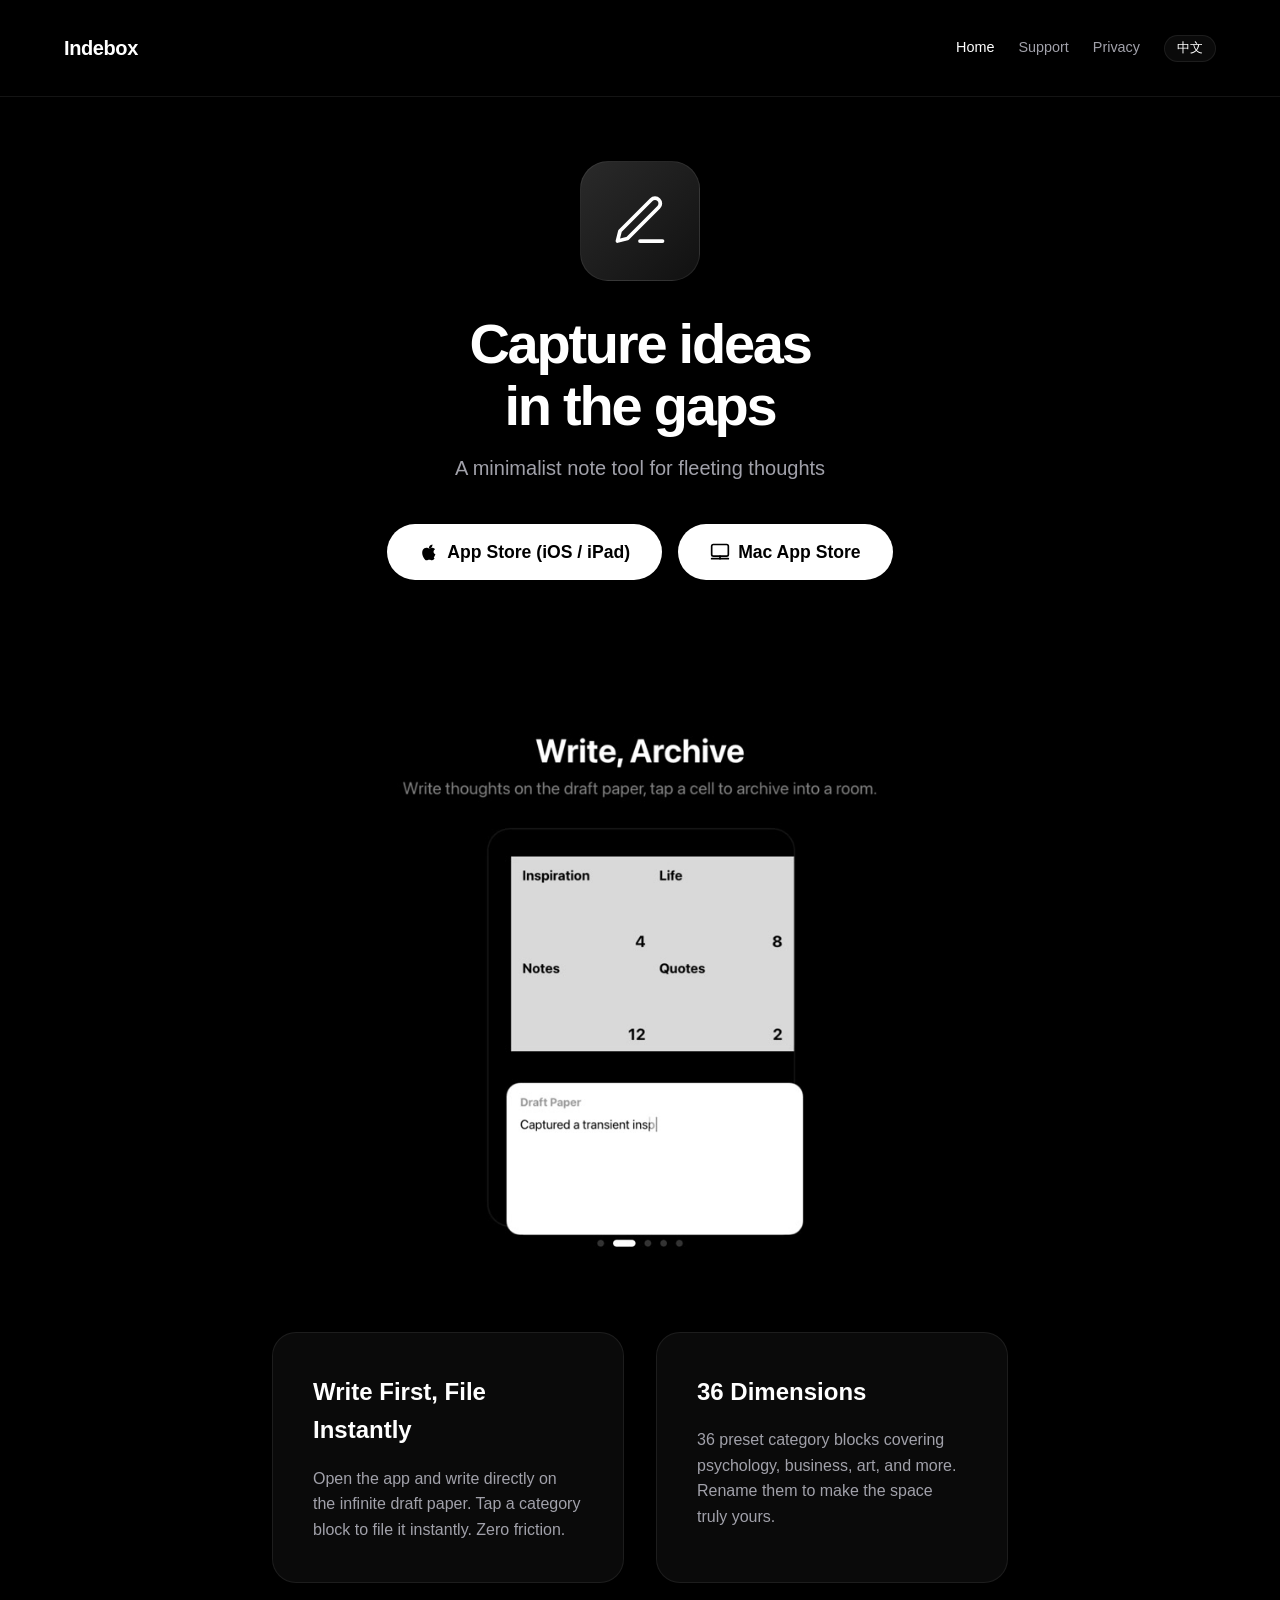
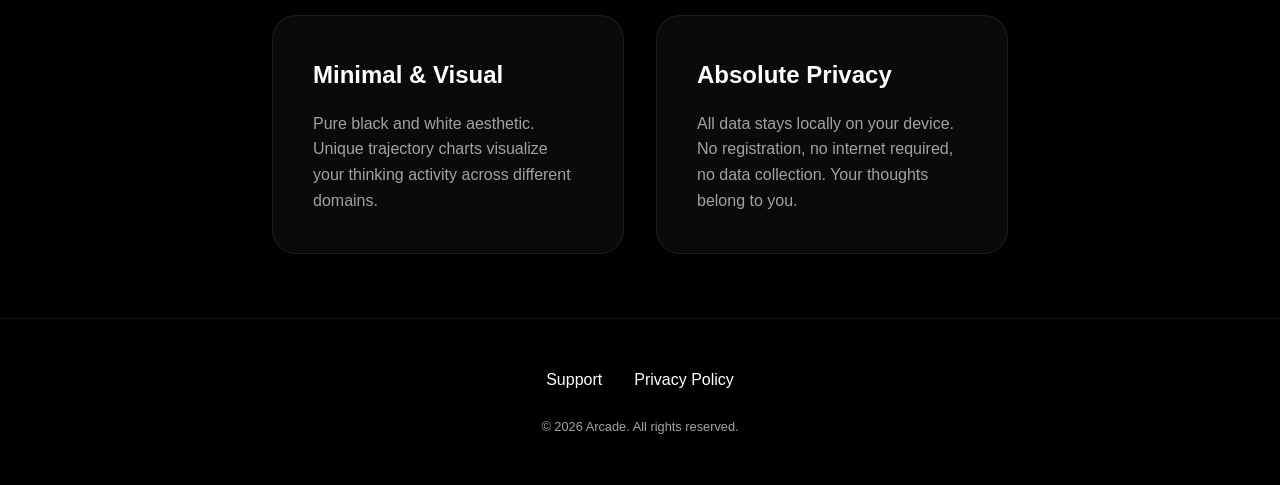
<file: index.html>
<!DOCTYPE html>
<html lang="zh-CN">
<head>
    <meta charset="UTF-8">
    <meta name="viewport" content="width=device-width, initial-scale=1.0">
    <title>Indebox - 在碎片中，整理思绪</title>
    <meta name="description" content="Indebox 是一款为碎片化灵感而设计的极简笔记工具。先写后归，一触即达。">
    <link rel="stylesheet" href="style.css">
</head>
<body>
    <header>
        <div class="logo">
            <span class="lang-zh">Indebox</span>
            <span class="lang-en">Indebox</span>
        </div>
        <nav>
            <a href="index.html" class="nav-link active">
                <span class="lang-zh">首页</span>
                <span class="lang-en">Home</span>
            </a>
            <a href="support.html" class="nav-link">
                <span class="lang-zh">支持</span>
                <span class="lang-en">Support</span>
            </a>
            <a href="privacy.html" class="nav-link">
                <span class="lang-zh">隐私政策</span>
                <span class="lang-en">Privacy</span>
            </a>
            <button class="lang-toggle" onclick="toggleLanguage()" aria-label="Switch language">
                <span class="lang-zh">EN</span>
                <span class="lang-en">中文</span>
            </button>
        </nav>
    </header>

    <main>
        <section class="hero">
            <div class="app-icon-placeholder">
                <svg width="60" height="60" viewBox="0 0 24 24" fill="none" stroke="white" stroke-width="1.5" stroke-linecap="round" stroke-linejoin="round">
                    <path d="M12 20h9"></path>
                    <path d="M16.5 3.5a2.121 2.121 0 0 1 3 3L7 19l-4 1 1-4L16.5 3.5z"></path>
                </svg>
            </div>
            <h1>
                <span class="lang-zh">在间隙中，<br>捕捉灵感</span>
                <span class="lang-en">Capture ideas<br>in the gaps</span>
            </h1>
            <p class="subtitle">
                <span class="lang-zh">一款为碎片化灵感而生的极简笔记工具</span>
                <span class="lang-en">A minimalist note tool for fleeting thoughts</span>
            </p>
            <div class="download-container">
                <a href="#" class="download-btn">
                    <svg width="20" height="20" viewBox="0 0 24 24" fill="currentColor">
                        <path d="M18.71 19.5c-.83 1.24-1.71 2.45-3.05 2.47-1.34.03-1.77-.79-3.29-.79-1.53 0-2 .77-3.27.82-1.31.05-2.3-1.32-3.14-2.53C4.25 17 2.94 12.45 4.7 9.39c.87-1.52 2.43-2.48 4.12-2.51 1.28-.02 2.5.87 3.29.87.78 0 2.26-1.07 3.81-.91 1.65.17 2.75.92 3.4 1.84-2.73 1.5-2.22 5.09.43 6.13-.57 1.54-1.38 3.01-2.04 4.09z"/>
                        <path d="M15.11 6.19C15.82 5.3 16.29 4.09 16.16 2.87c-1.12.05-2.43.76-3.17 1.63-.66.77-1.22 2.01-1.07 3.2 1.24.1 2.47-.63 3.19-1.51z"/>
                    </svg>
                    <span class="lang-zh">App Store (iOS / iPad)</span>
                    <span class="lang-en">App Store (iOS / iPad)</span>
                </a>
                <a href="#" class="download-btn">
                    <svg width="20" height="20" viewBox="0 0 24 24" fill="none" stroke="currentColor" stroke-width="2" stroke-linecap="round" stroke-linejoin="round">
                        <rect x="2" y="3" width="20" height="14" rx="2" ry="2"></rect>
                        <line x1="2" y1="20" x2="22" y2="20"></line>
                        <line x1="12" y1="17" x2="12" y2="20"></line>
                    </svg>
                    <span class="lang-zh">Mac App Store</span>
                    <span class="lang-en">Mac App Store</span>
                </a>
            </div>
        </section>

        <section class="showcase">
            <figure>
                <video id="tourVideo" class="showcase-video"
                       muted playsinline loop preload="none"
                       poster="media/tour-poster.jpg"
                       aria-label="Indebox guided tour">
                    <source src="media/tour-15s.mp4" type="video/mp4">
                </video>
            </figure>
        </section>

        <section class="features">
            <div class="feature-card">
                <h3>
                    <span class="lang-zh">先写后归，一触即达</span>
                    <span class="lang-en">Write First, File Instantly</span>
                </h3>
                <p>
                    <span class="lang-zh">打开应用，直接在底部的无限草稿纸上记录想法。写完后点击上方分类方块，一键归档。没有多余操作。</span>
                    <span class="lang-en">Open the app and write directly on the infinite draft paper. Tap a category block to file it instantly. Zero friction.</span>
                </p>
            </div>
            <div class="feature-card">
                <h3>
                    <span class="lang-zh">36 个思维维度</span>
                    <span class="lang-en">36 Dimensions</span>
                </h3>
                <p>
                    <span class="lang-zh">预设 36 个分类方块，覆盖心理、商业、艺术等各个维度。随时可以重命名，打造专属于你的思想收纳盒。</span>
                    <span class="lang-en">36 preset category blocks covering psychology, business, art, and more. Rename them to make the space truly yours.</span>
                </p>
            </div>
            <div class="feature-card">
                <h3>
                    <span class="lang-zh">极简纯粹，数据可视化</span>
                    <span class="lang-en">Minimal & Visual</span>
                </h3>
                <p>
                    <span class="lang-zh">极致黑白美学，摒弃一切干扰。独创方块轨迹图，直观展现你在各个领域的思考活跃度。</span>
                    <span class="lang-en">Pure black and white aesthetic. Unique trajectory charts visualize your thinking activity across different domains.</span>
                </p>
            </div>
            <div class="feature-card">
                <h3>
                    <span class="lang-zh">绝对的隐私安全</span>
                    <span class="lang-en">Absolute Privacy</span>
                </h3>
                <p>
                    <span class="lang-zh">所有数据完全存储在本地设备。无需注册，无需联网，不收集任何个人信息。你的思想只属于你自己。</span>
                    <span class="lang-en">All data stays locally on your device. No registration, no internet required, no data collection. Your thoughts belong to you.</span>
                </p>
            </div>
        </section>
    </main>

    <footer>
        <div class="footer-links">
            <a href="support.html">
                <span class="lang-zh">技术支持</span>
                <span class="lang-en">Support</span>
            </a>
            <a href="privacy.html">
                <span class="lang-zh">隐私政策</span>
                <span class="lang-en">Privacy Policy</span>
            </a>
        </div>
        <div class="copyright">
            &copy; 2026 Arcade. All rights reserved.
        </div>
    </footer>

    <script>
        function toggleLanguage() {
            document.body.classList.toggle('show-en');
            localStorage.setItem('lang', document.body.classList.contains('show-en') ? 'en' : 'zh');
        }

        // Initialize language
        if (localStorage.getItem('lang') === 'en' || navigator.language.startsWith('en')) {
            document.body.classList.add('show-en');
        }

        // Guided tour video: fetch only when it comes into view, pause when it leaves
        (function () {
            var v = document.getElementById('tourVideo');
            if (!v) return;

            var reduce = window.matchMedia('(prefers-reduced-motion: reduce)');

            function fallback() {
                v.controls = true;
                v.preload = 'metadata';
            }

            if (reduce.matches) fallback();

            if ('IntersectionObserver' in window) {
                var io = new IntersectionObserver(function (entries) {
                    entries.forEach(function (entry) {
                        if (!entry.isIntersecting) {
                            v.pause();
                            return;
                        }
                        if (!v.dataset.loaded) {
                            v.dataset.loaded = '1';
                            v.preload = 'auto';
                        }
                        if (!reduce.matches) {
                            var p = v.play();
                            if (p && p.catch) p.catch(function () {});
                        }
                    });
                }, { threshold: 0.2 });
                io.observe(v);
            } else {
                v.preload = 'metadata';
            }

            v.addEventListener('click', function () {
                if (document.fullscreenElement) {
                    document.exitFullscreen();
                    return;
                }
                v.muted = false;
                v.controls = true;
                if (v.requestFullscreen) {
                    v.requestFullscreen().catch(function () {});
                } else if (v.webkitEnterFullscreen) {
                    v.webkitEnterFullscreen();
                }
            });

            document.addEventListener('fullscreenchange', function () {
                if (document.fullscreenElement) return;
                v.muted = true;
                v.controls = reduce.matches;
                if (!reduce.matches) {
                    var p = v.play();
                    if (p && p.catch) p.catch(function () {});
                }
            });
        })();
    </script>
</body>
</html>
</file>
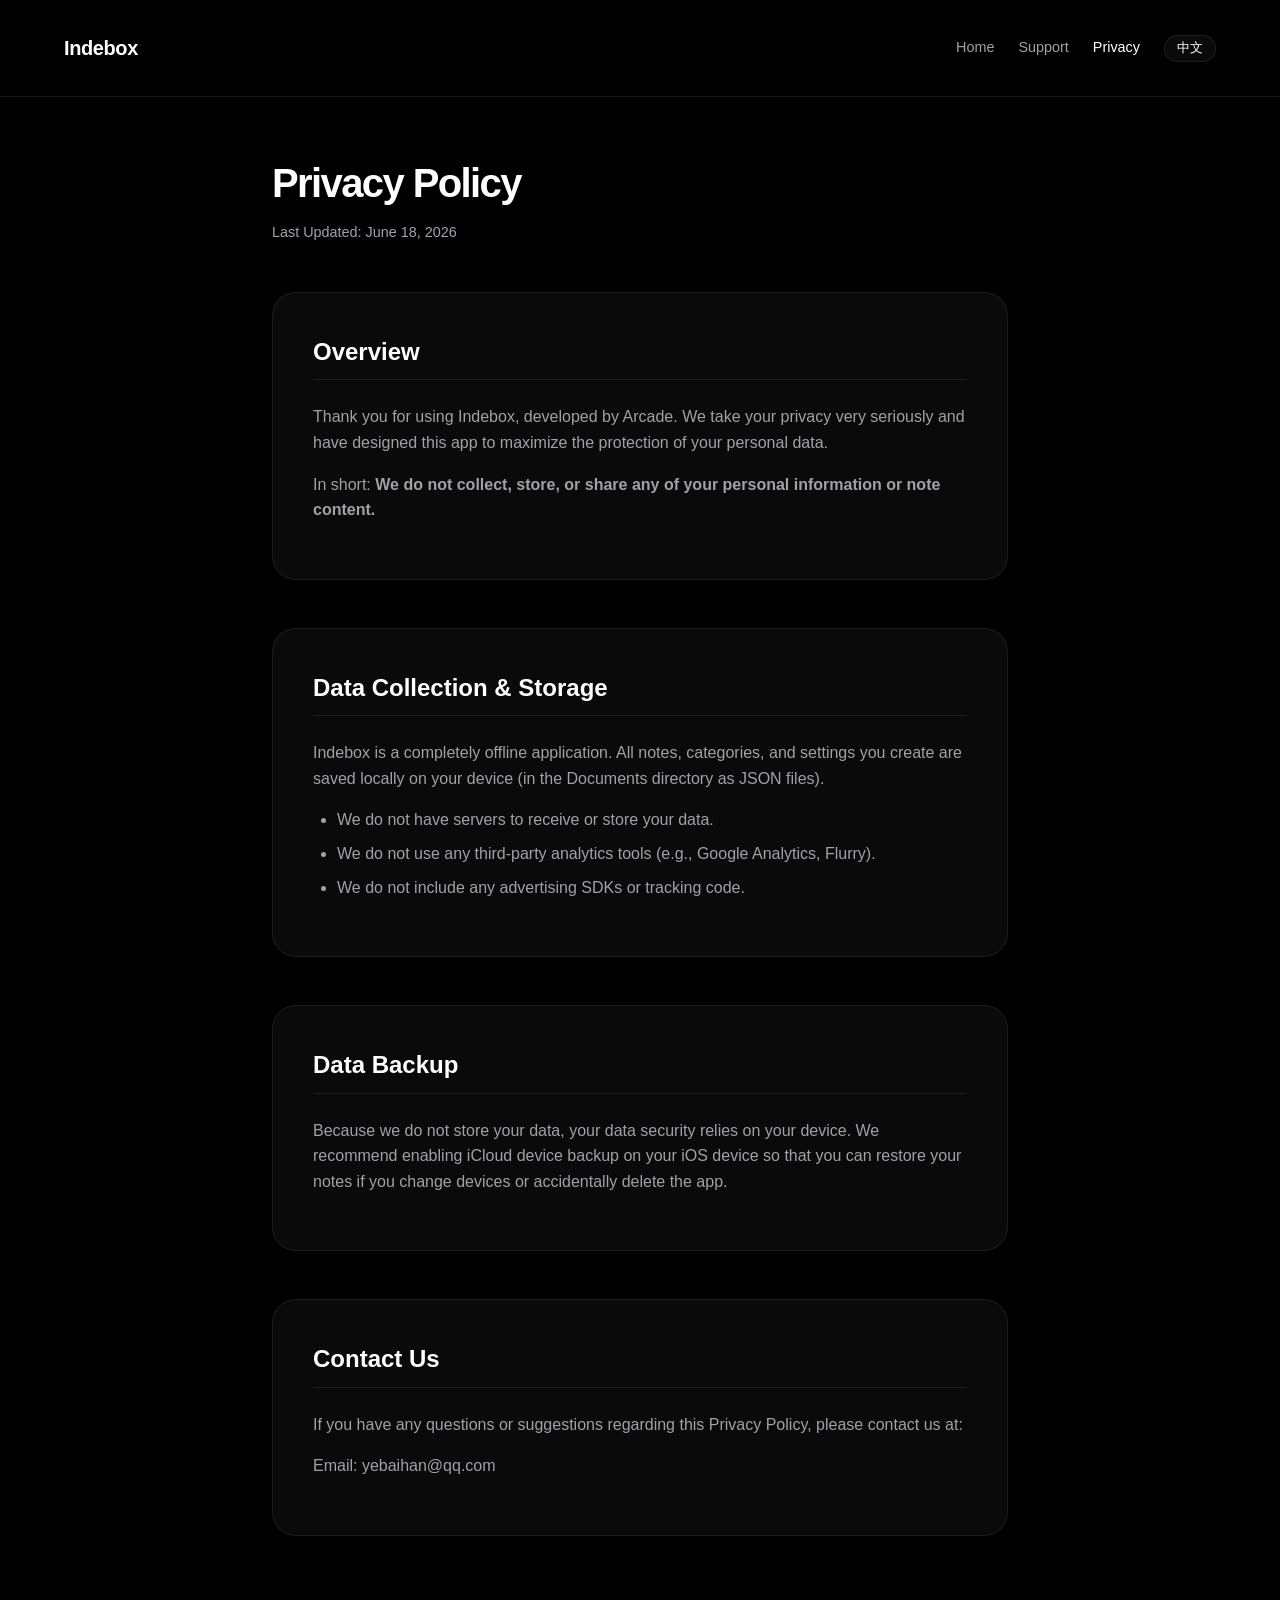
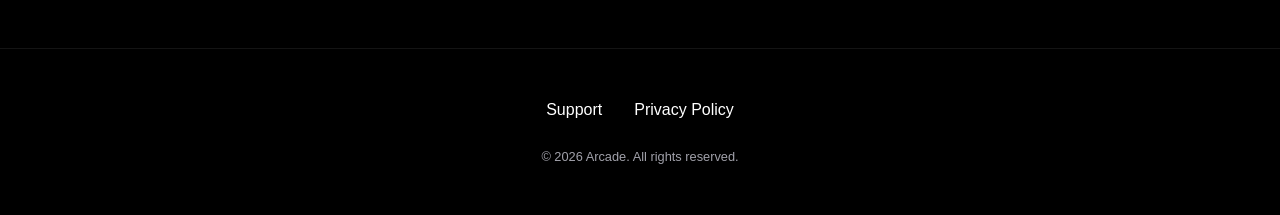
<file: privacy.html>
<!DOCTYPE html>
<html lang="zh-CN">
<head>
    <meta charset="UTF-8">
    <meta name="viewport" content="width=device-width, initial-scale=1.0">
    <title>隐私政策 - Indebox | Privacy Policy - Indebox</title>
    <link rel="stylesheet" href="style.css">
</head>
<body>
    <header>
        <div class="logo">
            <a href="index.html">
                <span class="lang-zh">Indebox</span>
                <span class="lang-en">Indebox</span>
            </a>
        </div>
        <nav>
            <a href="index.html" class="nav-link">
                <span class="lang-zh">首页</span>
                <span class="lang-en">Home</span>
            </a>
            <a href="support.html" class="nav-link">
                <span class="lang-zh">支持</span>
                <span class="lang-en">Support</span>
            </a>
            <a href="privacy.html" class="nav-link active">
                <span class="lang-zh">隐私政策</span>
                <span class="lang-en">Privacy</span>
            </a>
            <button class="lang-toggle" onclick="toggleLanguage()" aria-label="Switch language">
                <span class="lang-zh">EN</span>
                <span class="lang-en">中文</span>
            </button>
        </nav>
    </header>

    <main>
        <div class="lang-zh">
            <h1 class="page-title">隐私政策</h1>
            <p class="last-updated">最后更新日期：2026年6月18日</p>

            <div class="content-section">
                <h2>概述</h2>
                <p>感谢您使用由 Arcade 开发的 Indebox。我们非常重视您的隐私，并设计了这款应用来最大限度地保护您的个人数据。</p>
                <p>简而言之：<strong>我们不收集、不存储、不分享您的任何个人信息或笔记内容。</strong></p>
            </div>

            <div class="content-section">
                <h2>数据收集与存储</h2>
                <p>Indebox 是一款完全离线运行的应用程序。您在应用中创建的所有笔记、分类和设置都仅以 JSON 文件的形式保存在您设备的本地存储（Documents 目录）中。</p>
                <ul>
                    <li>我们没有服务器来接收或存储您的数据。</li>
                    <li>我们不使用任何第三方分析工具（如 Google Analytics, Flurry 等）。</li>
                    <li>我们不包含任何广告 SDK 或追踪代码。</li>
                </ul>
            </div>

            <div class="content-section">
                <h2>数据备份</h2>
                <p>由于我们不存储您的数据，您的数据安全取决于您的设备本身。我们建议您开启 iOS 的 iCloud 自动备份功能，以便在更换设备或应用被意外删除时，能够恢复您的笔记数据。</p>
            </div>

            <div class="content-section">
                <h2>联系我们</h2>
                <p>如果您对本隐私政策有任何疑问或建议，请通过以下方式联系我们：</p>
                <p>邮箱：yebaihan@qq.com</p>
            </div>
        </div>

        <div class="lang-en">
            <h1 class="page-title">Privacy Policy</h1>
            <p class="last-updated">Last Updated: June 18, 2026</p>

            <div class="content-section">
                <h2>Overview</h2>
                <p>Thank you for using Indebox, developed by Arcade. We take your privacy very seriously and have designed this app to maximize the protection of your personal data.</p>
                <p>In short: <strong>We do not collect, store, or share any of your personal information or note content.</strong></p>
            </div>

            <div class="content-section">
                <h2>Data Collection & Storage</h2>
                <p>Indebox is a completely offline application. All notes, categories, and settings you create are saved locally on your device (in the Documents directory as JSON files).</p>
                <ul>
                    <li>We do not have servers to receive or store your data.</li>
                    <li>We do not use any third-party analytics tools (e.g., Google Analytics, Flurry).</li>
                    <li>We do not include any advertising SDKs or tracking code.</li>
                </ul>
            </div>

            <div class="content-section">
                <h2>Data Backup</h2>
                <p>Because we do not store your data, your data security relies on your device. We recommend enabling iCloud device backup on your iOS device so that you can restore your notes if you change devices or accidentally delete the app.</p>
            </div>

            <div class="content-section">
                <h2>Contact Us</h2>
                <p>If you have any questions or suggestions regarding this Privacy Policy, please contact us at:</p>
                <p>Email: yebaihan@qq.com</p>
            </div>
        </div>
    </main>

    <footer>
        <div class="footer-links">
            <a href="support.html">
                <span class="lang-zh">技术支持</span>
                <span class="lang-en">Support</span>
            </a>
            <a href="privacy.html">
                <span class="lang-zh">隐私政策</span>
                <span class="lang-en">Privacy Policy</span>
            </a>
        </div>
        <div class="copyright">
            &copy; 2026 Arcade. All rights reserved.
        </div>
    </footer>

    <script>
        function toggleLanguage() {
            document.body.classList.toggle('show-en');
            localStorage.setItem('lang', document.body.classList.contains('show-en') ? 'en' : 'zh');
        }

        // Initialize language
        if (localStorage.getItem('lang') === 'en' || navigator.language.startsWith('en')) {
            document.body.classList.add('show-en');
        }
    </script>
</body>
</html>
</file>
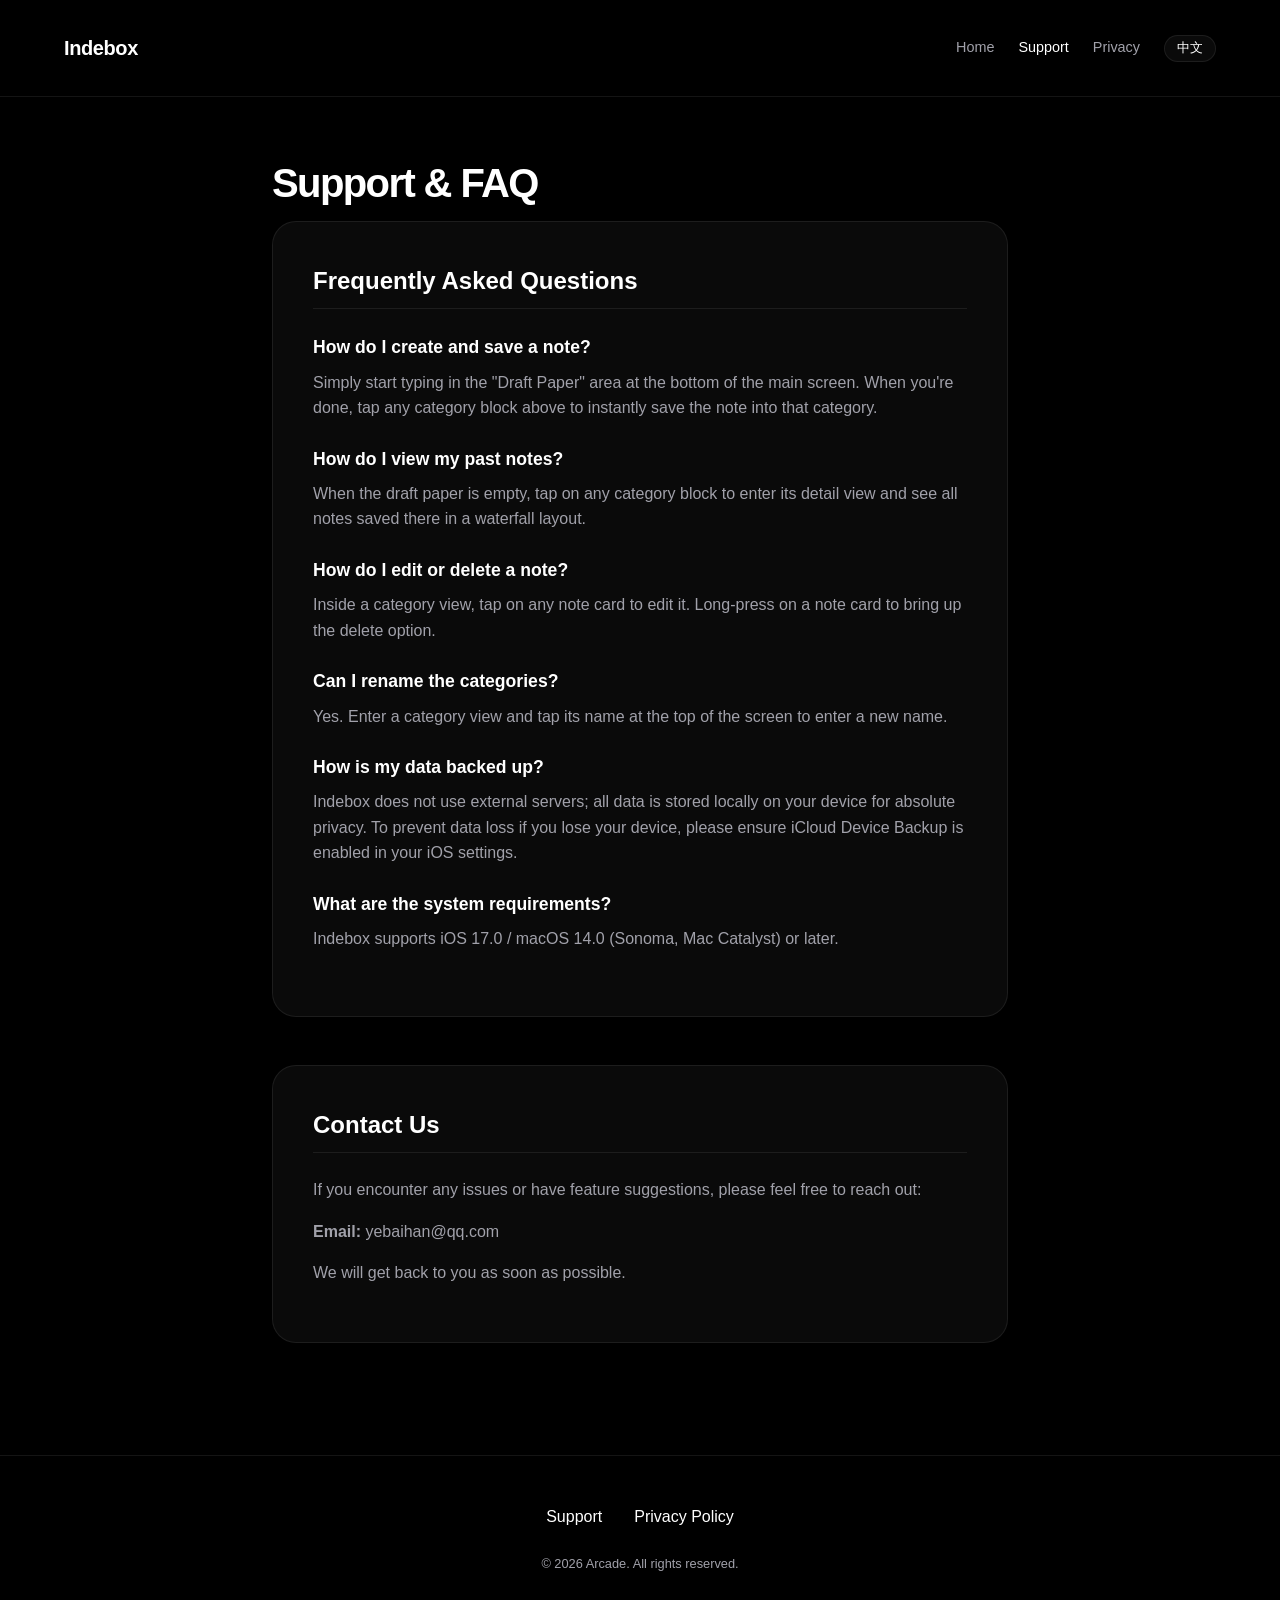
<file: support.html>
<!DOCTYPE html>
<html lang="zh-CN">
<head>
    <meta charset="UTF-8">
    <meta name="viewport" content="width=device-width, initial-scale=1.0">
    <title>技术支持 - Indebox | Support - Indebox</title>
    <link rel="stylesheet" href="style.css">
</head>
<body>
    <header>
        <div class="logo">
            <a href="index.html">
                <span class="lang-zh">Indebox</span>
                <span class="lang-en">Indebox</span>
            </a>
        </div>
        <nav>
            <a href="index.html" class="nav-link">
                <span class="lang-zh">首页</span>
                <span class="lang-en">Home</span>
            </a>
            <a href="support.html" class="nav-link active">
                <span class="lang-zh">支持</span>
                <span class="lang-en">Support</span>
            </a>
            <a href="privacy.html" class="nav-link">
                <span class="lang-zh">隐私政策</span>
                <span class="lang-en">Privacy</span>
            </a>
            <button class="lang-toggle" onclick="toggleLanguage()" aria-label="Switch language">
                <span class="lang-zh">EN</span>
                <span class="lang-en">中文</span>
            </button>
        </nav>
    </header>

    <main>
        <div class="lang-zh">
            <h1 class="page-title">技术支持与常见问题</h1>
            
            <div class="content-section">
                <h2>常见问题 (FAQ)</h2>
                
                <div class="faq-item">
                    <h3>如何创建并保存一条笔记？</h3>
                    <p>在应用首页底部的“草稿纸”区域直接输入文字。写完后，点击上方任何一个带有分类名称的方块，笔记就会自动保存到该分类中。</p>
                </div>

                <div class="faq-item">
                    <h3>如何查看某个分类下的历史笔记？</h3>
                    <p>当底部的草稿纸为空时，点击任何一个分类方块，即可进入该分类的瀑布流视图，查看所有保存在此的笔记。</p>
                </div>

                <div class="faq-item">
                    <h3>如何编辑或删除已有的笔记？</h3>
                    <p>进入分类视图后，点击某张笔记卡片即可进行编辑。长按某张笔记卡片，会弹出“删除笔记”选项。</p>
                </div>

                <div class="faq-item">
                    <h3>可以修改方块的名称吗？</h3>
                    <p>可以。进入某个分类视图后，点击屏幕顶部的分类名称，即可输入新的名称进行修改。</p>
                </div>

                <div class="faq-item">
                    <h3>我的数据会丢失吗？如何备份？</h3>
                    <p>Indebox 不使用云端服务器，所有数据都保存在您的手机本地（极其安全且保护隐私）。为防止设备丢失或损坏导致数据丢失，请务必在手机设置中开启 iCloud 的「云备份」功能。</p>
                </div>

                <div class="faq-item">
                    <h3>系统要求是什么？</h3>
                    <p>Indebox 支持 iOS 17.0 / macOS 14.0 (Sonoma, Mac Catalyst) 或更高版本。</p>
                </div>
            </div>

            <div class="content-section">
                <h2>联系我们</h2>
                <p>如果您在使用过程中遇到任何问题，或有功能建议，欢迎通过邮件与我们联系：</p>
                <p><strong>邮箱：</strong> yebaihan@qq.com</p>
                <p>我们会尽快回复您的邮件。</p>
            </div>
        </div>

        <div class="lang-en">
            <h1 class="page-title">Support & FAQ</h1>
            
            <div class="content-section">
                <h2>Frequently Asked Questions</h2>
                
                <div class="faq-item">
                    <h3>How do I create and save a note?</h3>
                    <p>Simply start typing in the "Draft Paper" area at the bottom of the main screen. When you're done, tap any category block above to instantly save the note into that category.</p>
                </div>

                <div class="faq-item">
                    <h3>How do I view my past notes?</h3>
                    <p>When the draft paper is empty, tap on any category block to enter its detail view and see all notes saved there in a waterfall layout.</p>
                </div>

                <div class="faq-item">
                    <h3>How do I edit or delete a note?</h3>
                    <p>Inside a category view, tap on any note card to edit it. Long-press on a note card to bring up the delete option.</p>
                </div>

                <div class="faq-item">
                    <h3>Can I rename the categories?</h3>
                    <p>Yes. Enter a category view and tap its name at the top of the screen to enter a new name.</p>
                </div>

                <div class="faq-item">
                    <h3>How is my data backed up?</h3>
                    <p>Indebox does not use external servers; all data is stored locally on your device for absolute privacy. To prevent data loss if you lose your device, please ensure iCloud Device Backup is enabled in your iOS settings.</p>
                </div>

                <div class="faq-item">
                    <h3>What are the system requirements?</h3>
                    <p>Indebox supports iOS 17.0 / macOS 14.0 (Sonoma, Mac Catalyst) or later.</p>
                </div>
            </div>

            <div class="content-section">
                <h2>Contact Us</h2>
                <p>If you encounter any issues or have feature suggestions, please feel free to reach out:</p>
                <p><strong>Email:</strong> yebaihan@qq.com</p>
                <p>We will get back to you as soon as possible.</p>
            </div>
        </div>
    </main>

    <footer>
        <div class="footer-links">
            <a href="support.html">
                <span class="lang-zh">技术支持</span>
                <span class="lang-en">Support</span>
            </a>
            <a href="privacy.html">
                <span class="lang-zh">隐私政策</span>
                <span class="lang-en">Privacy Policy</span>
            </a>
        </div>
        <div class="copyright">
            &copy; 2026 Arcade. All rights reserved.
        </div>
    </footer>

    <script>
        function toggleLanguage() {
            document.body.classList.toggle('show-en');
            localStorage.setItem('lang', document.body.classList.contains('show-en') ? 'en' : 'zh');
        }

        // Initialize language
        if (localStorage.getItem('lang') === 'en' || navigator.language.startsWith('en')) {
            document.body.classList.add('show-en');
        }
    </script>
</body>
</html>
</file>
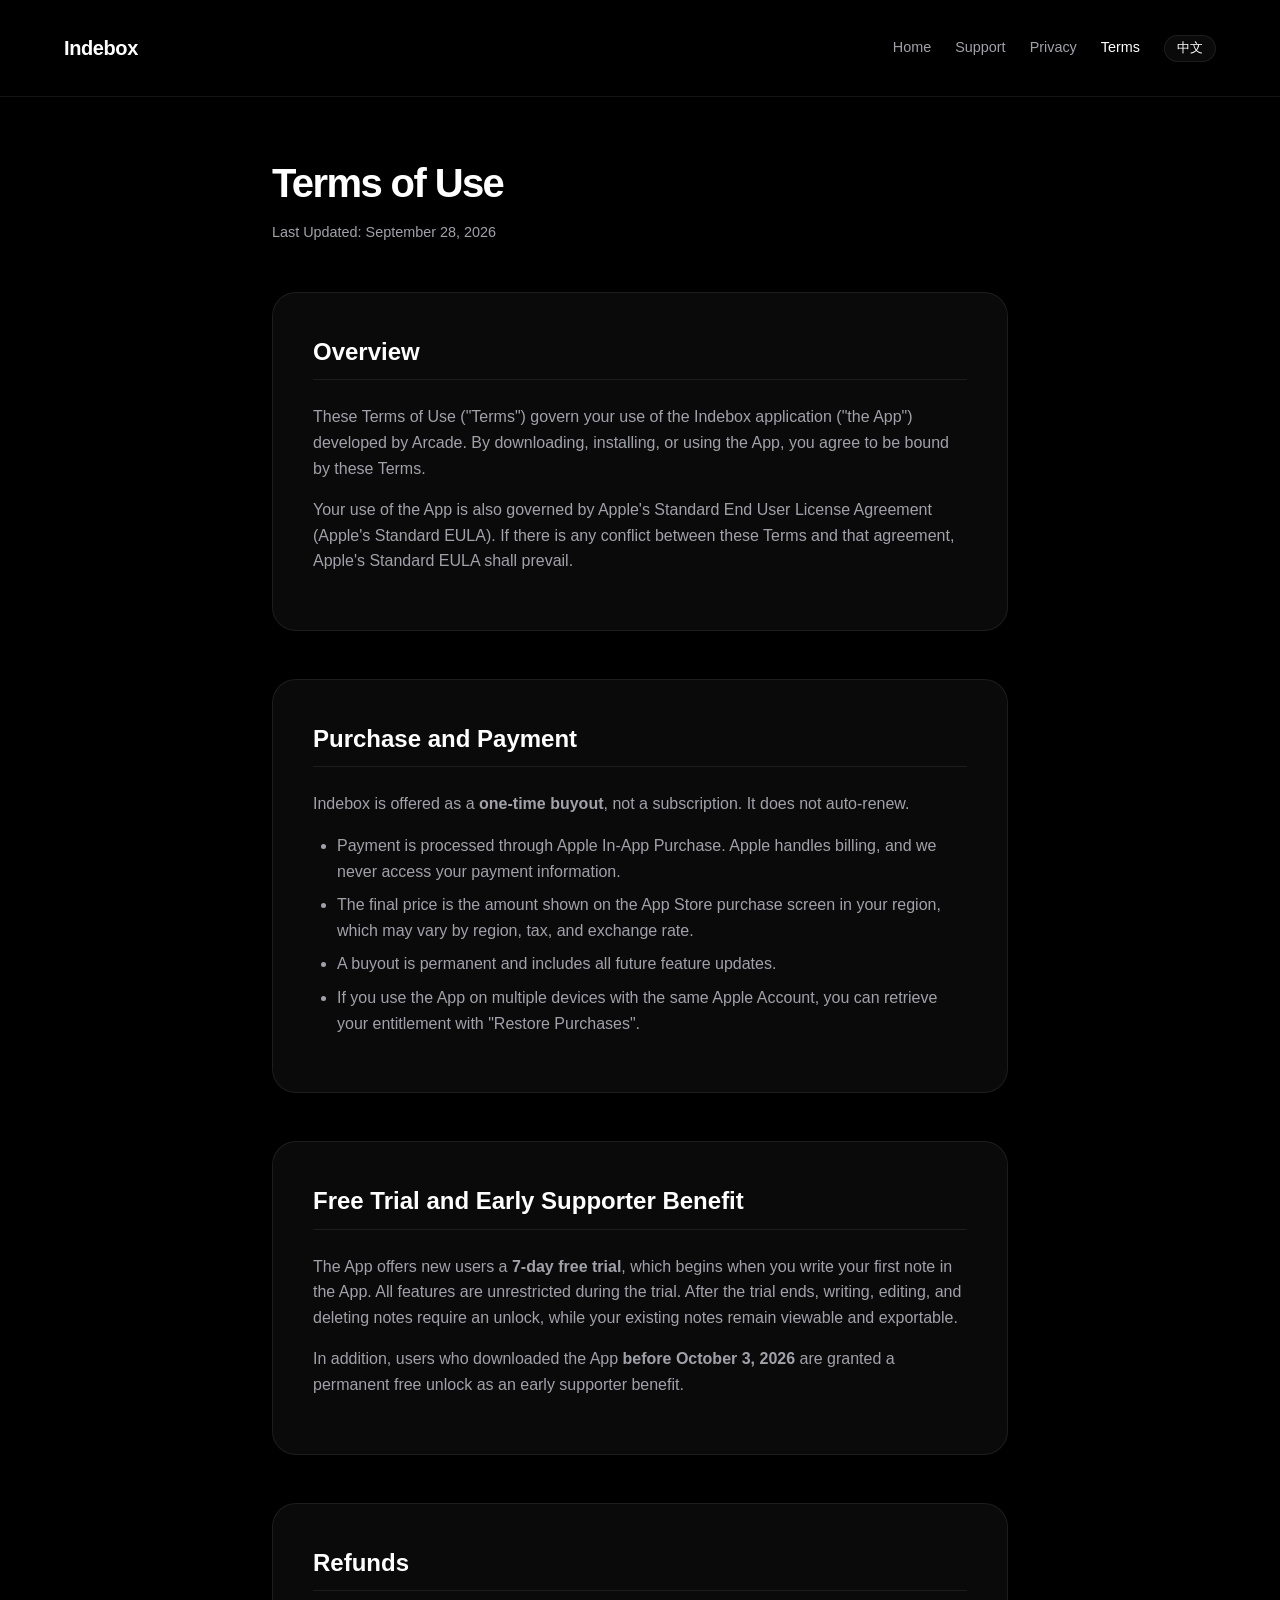
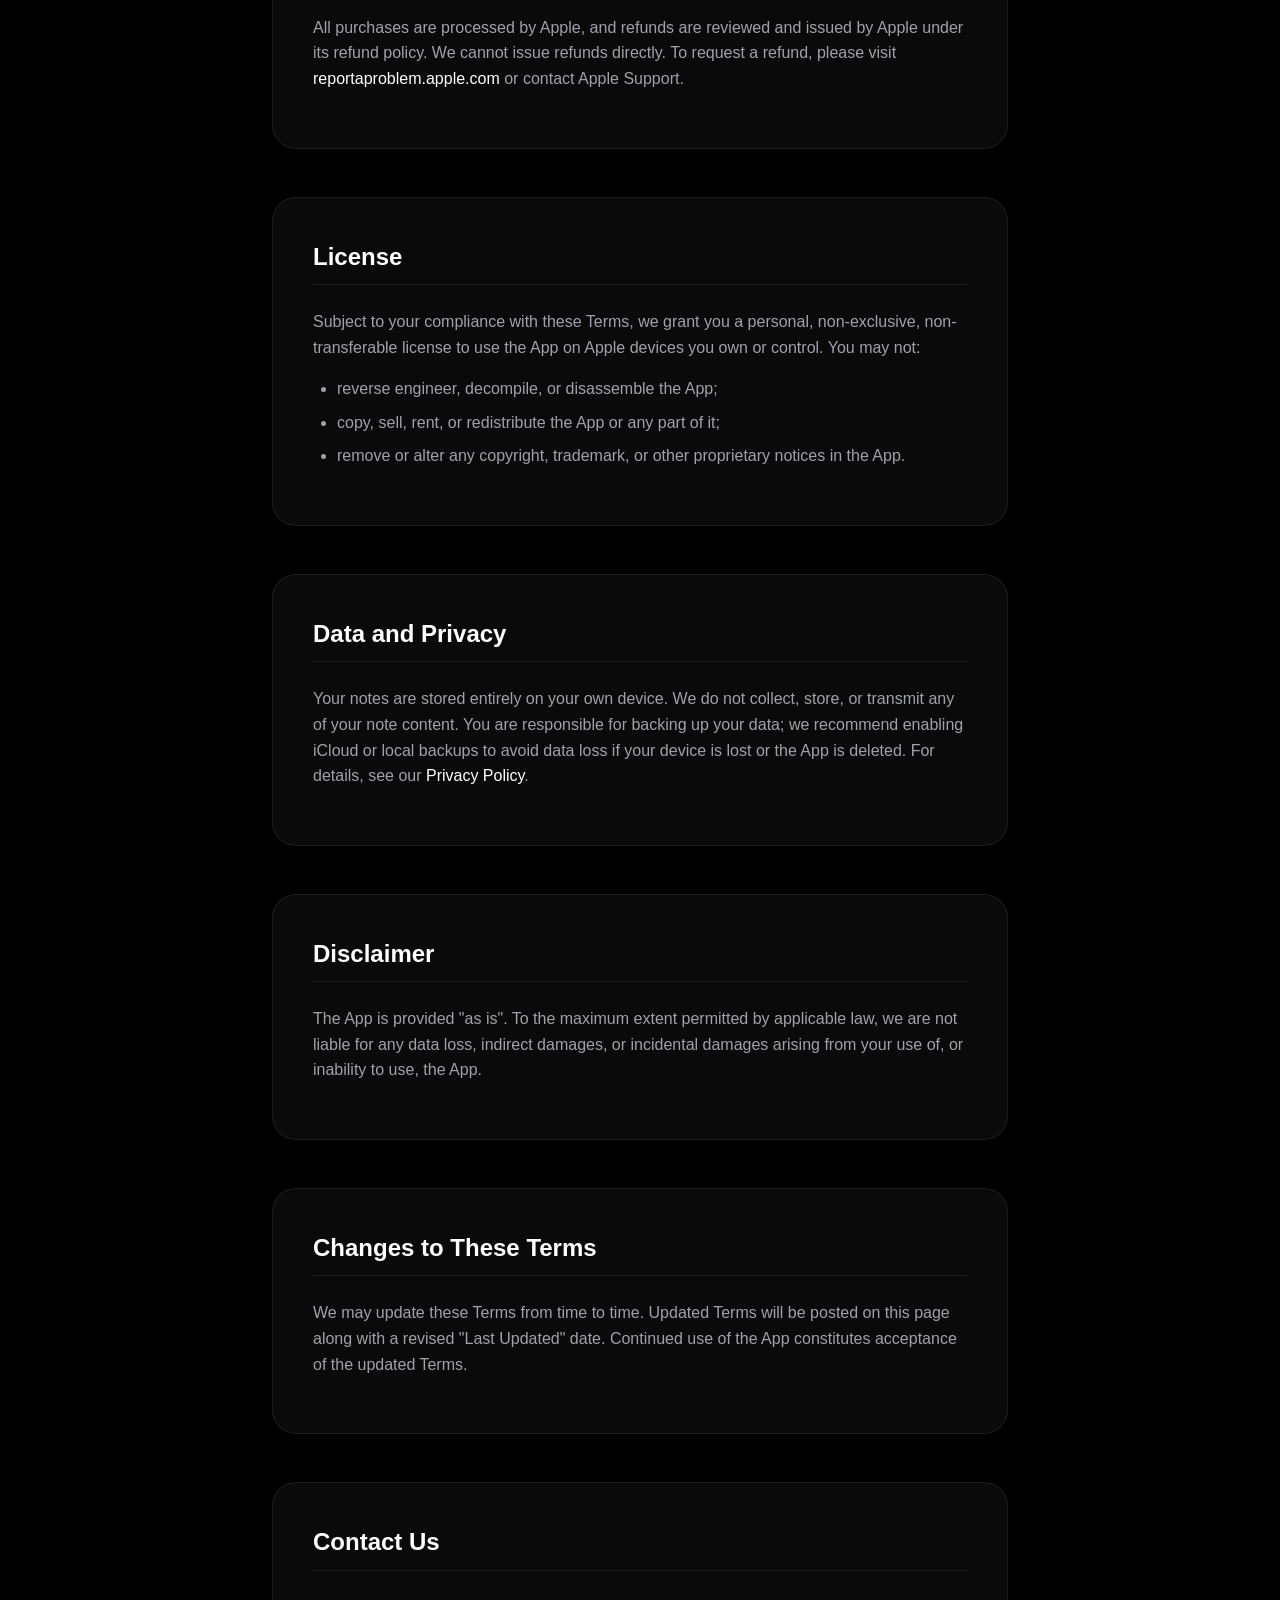
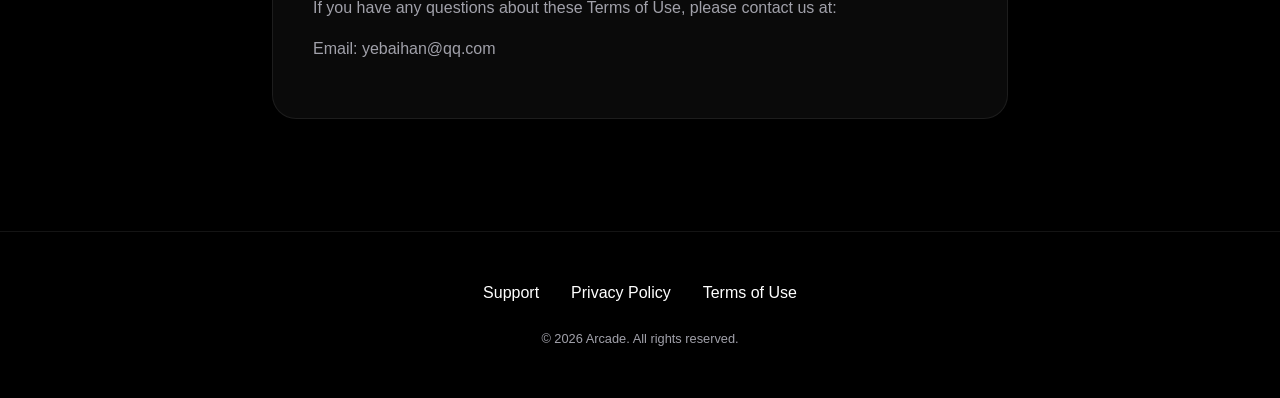
<file: terms.html>
<!DOCTYPE html>
<html lang="zh-CN">
<head>
    <meta charset="UTF-8">
    <meta name="viewport" content="width=device-width, initial-scale=1.0">
    <title>使用条款 - Indebox | Terms of Use - Indebox</title>
    <link rel="stylesheet" href="style.css">
</head>
<body>
    <header>
        <div class="logo">
            <a href="index.html">
                <span class="lang-zh">Indebox</span>
                <span class="lang-en">Indebox</span>
            </a>
        </div>
        <nav>
            <a href="index.html" class="nav-link">
                <span class="lang-zh">首页</span>
                <span class="lang-en">Home</span>
            </a>
            <a href="support.html" class="nav-link">
                <span class="lang-zh">支持</span>
                <span class="lang-en">Support</span>
            </a>
            <a href="privacy.html" class="nav-link">
                <span class="lang-zh">隐私政策</span>
                <span class="lang-en">Privacy</span>
            </a>
            <a href="terms.html" class="nav-link active">
                <span class="lang-zh">使用条款</span>
                <span class="lang-en">Terms</span>
            </a>
            <button class="lang-toggle" onclick="toggleLanguage()" aria-label="Switch language">
                <span class="lang-zh">EN</span>
                <span class="lang-en">中文</span>
            </button>
        </nav>
    </header>

    <main>
        <div class="lang-zh">
            <h1 class="page-title">使用条款</h1>
            <p class="last-updated">最后更新日期：2026年9月28日</p>

            <div class="content-section">
                <h2>概述</h2>
                <p>本使用条款（以下简称"条款"）适用于由 Arcade 开发的 Indebox 应用（以下简称"本应用"）。下载、安装或使用本应用，即表示您同意受本条款约束。</p>
                <p>本应用的使用同时受 Apple 标准最终用户许可协议（Apple's Standard EULA）约束，如本条款与该协议存在冲突，以 Apple 标准 EULA 为准。</p>
            </div>

            <div class="content-section">
                <h2>购买与付款</h2>
                <p>Indebox 采用<strong>一次性买断</strong>制，不是订阅制，不会自动续费。</p>
                <ul>
                    <li>付款通过 Apple App Store 内购（In-App Purchase）完成，由 Apple 处理结算，我们不接触您的支付信息。</li>
                    <li>最终价格以您所在地区 App Store 购买页面上显示的金额为准，可能因地区、税费与汇率而不同。</li>
                    <li>买断后永久有效，包含后续所有功能更新。</li>
                    <li>若同一 Apple 账户在多台设备上使用，可通过"恢复已购买项目"取回权益。</li>
                </ul>
            </div>

            <div class="content-section">
                <h2>免费试用与早期用户权益</h2>
                <p>本应用为新用户提供 <strong>7 天免费试用</strong>，自您在本应用中写入第一条笔记时开始计时。试用期内功能不受限制；试用结束后，写入、编辑与删除笔记等功能需要解锁后使用，已存在的笔记仍然可以正常查看与导出。</p>
                <p>此外，对于在 <strong>2026 年 10 月 3 日之前</strong>已经下载过本应用的用户，我们提供永久免费解锁的早期支持者权益。</p>
            </div>

            <div class="content-section">
                <h2>退款</h2>
                <p>所有购买均由 Apple 处理，退款同样由 Apple 依据其退款政策审核与执行。我们无法直接为您办理退款。如需申请退款，请访问 <a href="https://reportaproblem.apple.com" target="_blank" rel="noopener">reportaproblem.apple.com</a>，或联系 Apple 支持。</p>
            </div>

            <div class="content-section">
                <h2>许可范围</h2>
                <p>在您遵守本条款的前提下，我们授予您一项个人的、非独占的、不可转让的许可，用于在您拥有或控制的 Apple 设备上使用本应用。您不得：</p>
                <ul>
                    <li>对本应用进行反向工程、反编译或反汇编；</li>
                    <li>复制、出售、出租、再分发本应用或其任何部分；</li>
                    <li>移除或修改本应用中的任何版权、商标或其他权利声明。</li>
                </ul>
            </div>

            <div class="content-section">
                <h2>数据与隐私</h2>
                <p>您的笔记数据完全存储在您自己的设备上，我们不收集、不存储、不传输您的任何笔记内容。您对数据的备份负有责任，建议开启 iCloud 或本地备份，以避免设备丢失或应用被删除造成的数据丢失。详细信息请参阅我们的<a href="privacy.html">隐私政策</a>。</p>
            </div>

            <div class="content-section">
                <h2>免责声明</h2>
                <p>本应用按"现状"提供。在适用法律允许的最大范围内，我们不对因使用或无法使用本应用而造成的任何数据丢失、间接损失或附带损失承担责任。</p>
            </div>

            <div class="content-section">
                <h2>条款变更</h2>
                <p>我们可能会不时更新本条款。更新后的条款将在本页面发布，并同步更新"最后更新日期"。继续使用本应用即视为您接受更新后的条款。</p>
            </div>

            <div class="content-section">
                <h2>联系我们</h2>
                <p>如果您对本使用条款有任何疑问，请通过以下方式联系我们：</p>
                <p>邮箱：yebaihan@qq.com</p>
            </div>
        </div>

        <div class="lang-en">
            <h1 class="page-title">Terms of Use</h1>
            <p class="last-updated">Last Updated: September 28, 2026</p>

            <div class="content-section">
                <h2>Overview</h2>
                <p>These Terms of Use ("Terms") govern your use of the Indebox application ("the App") developed by Arcade. By downloading, installing, or using the App, you agree to be bound by these Terms.</p>
                <p>Your use of the App is also governed by Apple's Standard End User License Agreement (Apple's Standard EULA). If there is any conflict between these Terms and that agreement, Apple's Standard EULA shall prevail.</p>
            </div>

            <div class="content-section">
                <h2>Purchase and Payment</h2>
                <p>Indebox is offered as a <strong>one-time buyout</strong>, not a subscription. It does not auto-renew.</p>
                <ul>
                    <li>Payment is processed through Apple In-App Purchase. Apple handles billing, and we never access your payment information.</li>
                    <li>The final price is the amount shown on the App Store purchase screen in your region, which may vary by region, tax, and exchange rate.</li>
                    <li>A buyout is permanent and includes all future feature updates.</li>
                    <li>If you use the App on multiple devices with the same Apple Account, you can retrieve your entitlement with "Restore Purchases".</li>
                </ul>
            </div>

            <div class="content-section">
                <h2>Free Trial and Early Supporter Benefit</h2>
                <p>The App offers new users a <strong>7-day free trial</strong>, which begins when you write your first note in the App. All features are unrestricted during the trial. After the trial ends, writing, editing, and deleting notes require an unlock, while your existing notes remain viewable and exportable.</p>
                <p>In addition, users who downloaded the App <strong>before October 3, 2026</strong> are granted a permanent free unlock as an early supporter benefit.</p>
            </div>

            <div class="content-section">
                <h2>Refunds</h2>
                <p>All purchases are processed by Apple, and refunds are reviewed and issued by Apple under its refund policy. We cannot issue refunds directly. To request a refund, please visit <a href="https://reportaproblem.apple.com" target="_blank" rel="noopener">reportaproblem.apple.com</a> or contact Apple Support.</p>
            </div>

            <div class="content-section">
                <h2>License</h2>
                <p>Subject to your compliance with these Terms, we grant you a personal, non-exclusive, non-transferable license to use the App on Apple devices you own or control. You may not:</p>
                <ul>
                    <li>reverse engineer, decompile, or disassemble the App;</li>
                    <li>copy, sell, rent, or redistribute the App or any part of it;</li>
                    <li>remove or alter any copyright, trademark, or other proprietary notices in the App.</li>
                </ul>
            </div>

            <div class="content-section">
                <h2>Data and Privacy</h2>
                <p>Your notes are stored entirely on your own device. We do not collect, store, or transmit any of your note content. You are responsible for backing up your data; we recommend enabling iCloud or local backups to avoid data loss if your device is lost or the App is deleted. For details, see our <a href="privacy.html">Privacy Policy</a>.</p>
            </div>

            <div class="content-section">
                <h2>Disclaimer</h2>
                <p>The App is provided "as is". To the maximum extent permitted by applicable law, we are not liable for any data loss, indirect damages, or incidental damages arising from your use of, or inability to use, the App.</p>
            </div>

            <div class="content-section">
                <h2>Changes to These Terms</h2>
                <p>We may update these Terms from time to time. Updated Terms will be posted on this page along with a revised "Last Updated" date. Continued use of the App constitutes acceptance of the updated Terms.</p>
            </div>

            <div class="content-section">
                <h2>Contact Us</h2>
                <p>If you have any questions about these Terms of Use, please contact us at:</p>
                <p>Email: yebaihan@qq.com</p>
            </div>
        </div>
    </main>

    <footer>
        <div class="footer-links">
            <a href="support.html">
                <span class="lang-zh">技术支持</span>
                <span class="lang-en">Support</span>
            </a>
            <a href="privacy.html">
                <span class="lang-zh">隐私政策</span>
                <span class="lang-en">Privacy Policy</span>
            </a>
            <a href="terms.html">
                <span class="lang-zh">使用条款</span>
                <span class="lang-en">Terms of Use</span>
            </a>
        </div>
        <div class="copyright">
            &copy; 2026 Arcade. All rights reserved.
        </div>
    </footer>

    <script>
        function toggleLanguage() {
            document.body.classList.toggle('show-en');
            localStorage.setItem('lang', document.body.classList.contains('show-en') ? 'en' : 'zh');
        }

        // Initialize language
        if (localStorage.getItem('lang') === 'en' || navigator.language.startsWith('en')) {
            document.body.classList.add('show-en');
        }
    </script>
</body>
</html>
</file>
<file: style.css>
:root {
    --bg-color: #000000;
    --text-primary: #ffffff;
    --text-secondary: #a1a1aa;
    --card-bg: rgba(255, 255, 255, 0.04);
    --card-border: rgba(255, 255, 255, 0.08);
    --card-hover: rgba(255, 255, 255, 0.08);
}

* {
    box-sizing: border-box;
    margin: 0;
    padding: 0;
}

body {
    background-color: var(--bg-color);
    color: var(--text-primary);
    font-family: "SF Pro Display", -apple-system, BlinkMacSystemFont, "Inter", "Helvetica Neue", Helvetica, Arial, sans-serif;
    line-height: 1.6;
    -webkit-font-smoothing: antialiased;
    -moz-osx-font-smoothing: grayscale;
    min-height: 100vh;
    display: flex;
    flex-direction: column;
}

a {
    color: var(--text-primary);
    text-decoration: none;
    transition: opacity 0.2s ease;
}

a:hover {
    opacity: 0.7;
}

/* Header & Nav */
header {
    padding: 2rem 5%;
    display: flex;
    justify-content: space-between;
    align-items: center;
    backdrop-filter: blur(10px);
    -webkit-backdrop-filter: blur(10px);
    border-bottom: 1px solid var(--card-border);
    position: sticky;
    top: 0;
    z-index: 100;
}

.logo {
    font-size: 1.25rem;
    font-weight: 600;
    letter-spacing: -0.02em;
}

nav {
    display: flex;
    gap: 1.5rem;
    align-items: center;
}

.nav-link {
    color: var(--text-secondary);
    font-size: 0.9rem;
}

.nav-link:hover, .nav-link.active {
    color: var(--text-primary);
}

.lang-toggle {
    background: var(--card-bg);
    border: 1px solid var(--card-border);
    color: var(--text-primary);
    padding: 0.25rem 0.75rem;
    border-radius: 999px;
    font-size: 0.8rem;
    white-space: nowrap;
    cursor: pointer;
    transition: all 0.2s;
}

.lang-toggle:hover {
    background: var(--card-hover);
}

/* Main Content */
main {
    flex: 1;
    max-width: 800px;
    margin: 0 auto;
    padding: 4rem 2rem;
    width: 100%;
}

.hero {
    text-align: center;
    margin-bottom: 5rem;
    animation: fadeIn 1s ease-out;
}

.app-icon-placeholder {
    width: 120px;
    height: 120px;
    background: linear-gradient(135deg, #2a2a2a, #111111);
    border-radius: 28px;
    margin: 0 auto 2rem;
    border: 1px solid var(--card-border);
    display: flex;
    align-items: center;
    justify-content: center;
    box-shadow: 0 20px 40px rgba(0,0,0,0.5);
}

h1 {
    font-size: 3.5rem;
    font-weight: 700;
    letter-spacing: -0.04em;
    margin-bottom: 1rem;
    line-height: 1.1;
}

.subtitle {
    font-size: 1.25rem;
    color: var(--text-secondary);
    margin-bottom: 2.5rem;
    font-weight: 400;
}

.download-container {
    display: flex;
    justify-content: center;
    flex-wrap: wrap;
    gap: 1rem;
    margin-top: 1rem;
}

.download-btn {
    display: inline-flex;
    align-items: center;
    gap: 0.5rem;
    background-color: var(--text-primary);
    color: var(--bg-color);
    padding: 0.875rem 2rem;
    border-radius: 999px;
    font-weight: 600;
    font-size: 1.1rem;
    transition: transform 0.2s ease, box-shadow 0.2s ease;
}

.download-btn:hover {
    transform: translateY(-2px);
    box-shadow: 0 10px 20px rgba(255,255,255,0.1);
    opacity: 1;
}

/* Showcase — 15s guided tour, borderless on black */
.showcase {
    width: min(1080px, 92vw);
    margin-left: 50%;
    transform: translateX(-50%);
}

.showcase figure {
    margin: 0;
    background: var(--bg-color);
}

.showcase-video {
    display: block;
    width: 100%;
    aspect-ratio: 16 / 9;
    background: var(--bg-color);
    border: 0;
    outline: none;
    cursor: zoom-in;
    -webkit-tap-highlight-color: transparent;
}

.showcase-video:fullscreen {
    width: 100%;
    height: 100%;
    aspect-ratio: auto;
    object-fit: contain;
    cursor: default;
}

/* Features Grid */
.features {
    display: grid;
    grid-template-columns: repeat(auto-fit, minmax(300px, 1fr));
    gap: 2rem;
    margin-top: 4rem;
}

.feature-card {
    background: var(--card-bg);
    border: 1px solid var(--card-border);
    padding: 2.5rem;
    border-radius: 24px;
    transition: transform 0.3s ease, background 0.3s ease;
}

.feature-card:hover {
    transform: translateY(-5px);
    background: var(--card-hover);
}

.feature-card h3 {
    font-size: 1.5rem;
    margin-bottom: 1rem;
    font-weight: 600;
}

.feature-card p {
    color: var(--text-secondary);
}

/* Content Pages (Privacy, Support) */
.page-title {
    font-size: 2.5rem;
    margin-bottom: 1rem;
}

.last-updated {
    color: var(--text-secondary);
    font-size: 0.9rem;
    margin-bottom: 3rem;
}

.content-section {
    margin-bottom: 3rem;
    background: var(--card-bg);
    border: 1px solid var(--card-border);
    padding: 2.5rem;
    border-radius: 24px;
}

.content-section h2 {
    font-size: 1.5rem;
    margin-bottom: 1.5rem;
    border-bottom: 1px solid var(--card-border);
    padding-bottom: 0.5rem;
}

.content-section p {
    color: var(--text-secondary);
    margin-bottom: 1rem;
}

.content-section ul {
    color: var(--text-secondary);
    margin-left: 1.5rem;
    margin-bottom: 1rem;
}

.content-section li {
    margin-bottom: 0.5rem;
}

/* FAQ */
.faq-item {
    margin-bottom: 1.5rem;
}

.faq-item h3 {
    font-size: 1.1rem;
    margin-bottom: 0.5rem;
    color: var(--text-primary);
}

/* Footer */
footer {
    padding: 3rem 5%;
    text-align: center;
    border-top: 1px solid var(--card-border);
    margin-top: auto;
}

.footer-links {
    display: flex;
    justify-content: center;
    gap: 2rem;
    margin-bottom: 1.5rem;
}

.copyright {
    color: var(--text-secondary);
    font-size: 0.8rem;
}

/* Animations */
@keyframes fadeIn {
    from { opacity: 0; transform: translateY(20px); }
    to { opacity: 1; transform: translateY(0); }
}

/* Utility classes for language switching */
.lang-en { display: none; }
.show-en .lang-en { display: inline; }
.show-en .lang-zh { display: none; }
.show-en .lang-zh-inline { display: none; }
.show-en .lang-en-inline { display: inline; }
.lang-en-inline { display: none; }

@media (max-width: 768px) {
    header { padding: 1.25rem 4%; }
    .logo { font-size: 1.05rem; }
    nav { gap: 0.9rem; }
    .nav-link { font-size: 0.82rem; }
    .lang-toggle { font-size: 0.72rem; padding: 0.2rem 0.55rem; }
    h1 { font-size: 2.5rem; }
    .hero { margin-bottom: 3rem; }
    .features { grid-template-columns: 1fr; }
    main { padding: 2rem 1.5rem; }
    .showcase {
        width: calc(100% + 3rem);
        margin-left: -1.5rem;
        transform: none;
    }
}
</file>
